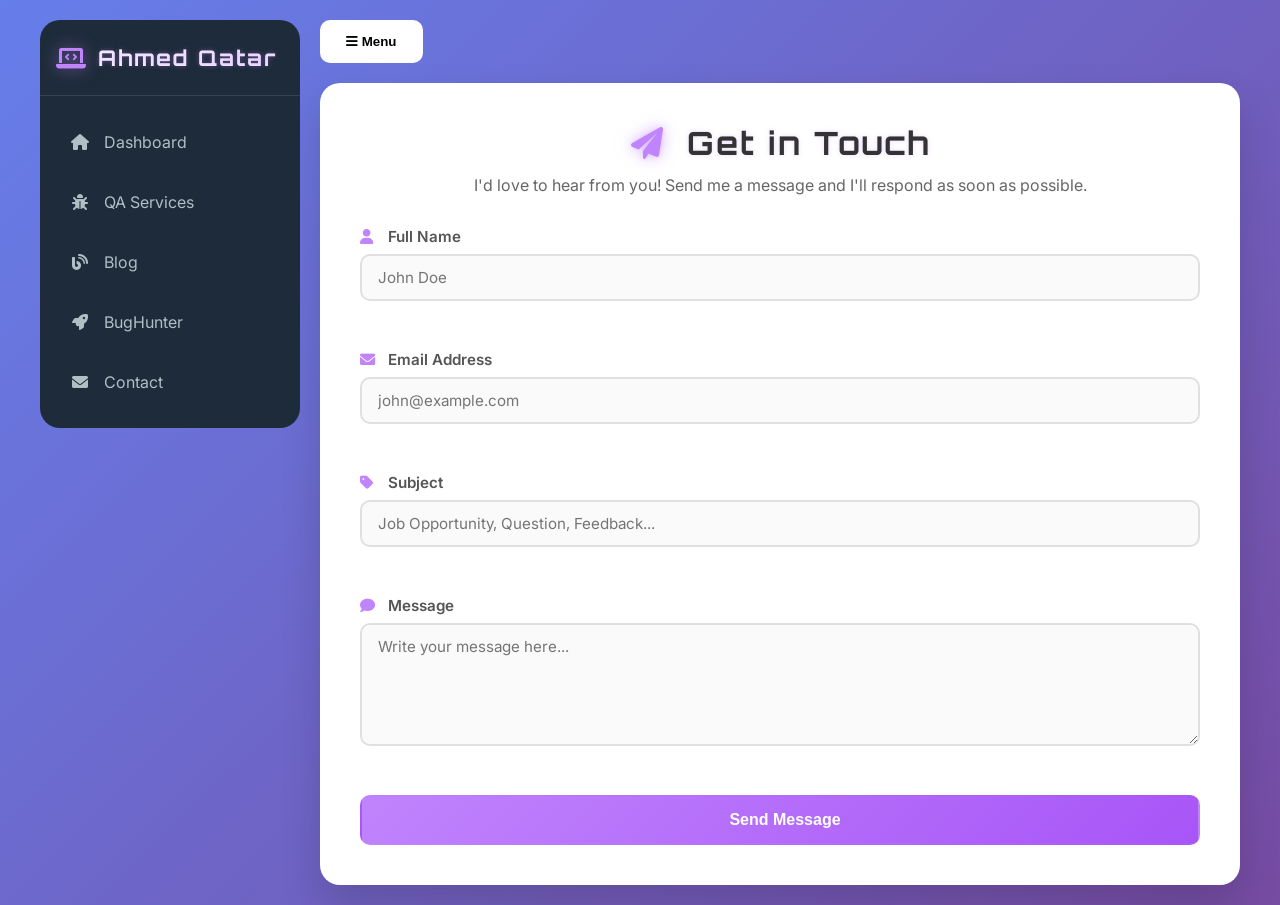
<file: contact.html>
<!DOCTYPE html>
<html lang="en">
<head>
    <meta charset="UTF-8">
    <meta name="viewport" content="width=device-width, initial-scale=1.0">
    <title>Contact Me - Task 2</title>
    <!-- Font Awesome -->
    <link rel="stylesheet" href="https://cdnjs.cloudflare.com/ajax/libs/font-awesome/6.0.0-beta3/css/all.min.css">
    <!-- Google Fonts -->
    <link href="https://fonts.googleapis.com/css2?family=Inter:wght@400;500;600;700&family=Orbitron:wght@700&display=swap" rel="stylesheet">
    <!-- Your existing CSS -->
    <link rel="stylesheet" href="style.css">
    <!-- FIXED CONTACT PAGE STYLES -->
    <style>
        /* Override body for contact page */
        body {
            background: linear-gradient(135deg, #667eea 0%, #764ba2 100%);
            display: flex;
            align-items: center;
            justify-content: center;
            padding: 20px;
            margin: 0;
            min-height: 100vh;
        }

        .app {
            display: flex;
            width: 100%;
            max-width: 1200px;
            margin: 0 auto;
            gap: 20px;
        }

        /* Sidebar stays at fixed width */
        .sidebar {
            width: 260px;
            flex-shrink: 0;
            background: #1e2b3a;
            border-radius: 20px;
            height: fit-content;
            position: sticky;
            top: 20px;
        }

        /* Main content area */
        .main {
            flex: 1;
            background: transparent;
            box-shadow: none;
            display: flex;
            flex-direction: column;
        }

        .toggle-btn {
            background: white;
            border-radius: 10px;
            margin-bottom: 20px;
            border: 2px solid white;
            width: fit-content;
            padding: 12px 24px;
            font-weight: 600;
        }

        /* WHITE CARD - FIXED SPACING */
        .content {
            background: white;
            border-radius: 20px;
            box-shadow: 0 20px 40px rgba(0,0,0,0.15);
            padding: 40px;
            width: 100%;
            box-sizing: border-box;
        }

        /* FORM HEADER */
        .form-header {
            text-align: center;
            margin-bottom: 30px;
        }

        .form-header h1 {
            font-family: 'Orbitron', sans-serif;
            letter-spacing: 2px;
            text-shadow: 0 0 5px rgba(192, 132, 252, 0.3);
            color: #333;
            font-size: 2rem;
            margin-bottom: 10px;
        }

        .form-header h1 i {
            color: #c084fc;
            filter: drop-shadow(0 0 8px rgba(192, 132, 252, 0.6));
            margin-right: 10px;
        }

        .form-header p {
            color: #666;
            font-size: 1rem;
            line-height: 1.5;
            margin: 0;
        }

        /* FIXED FORM GROUPS - Each field on its own line */
        .form-group {
            margin-bottom: 25px;
            width: 100%;
            display: block;
        }

        label {
            display: block;
            margin-bottom: 8px;
            color: #555;
            font-weight: 600;
            font-size: 0.95rem;
            width: 100%;
        }

        label i {
            color: #c084fc;
            margin-right: 8px;
            width: 16px;
        }

        /* INPUT FIELDS - Full width */
        input, textarea {
            width: 100%;
            padding: 12px 16px;
            border: 2px solid #e0e0e0;
            border-radius: 10px;
            font-family: 'Inter', sans-serif;
            font-size: 0.95rem;
            transition: all 0.3s ease;
            background: #fafafa;
            box-sizing: border-box;
            display: block;
        }

        input:focus, textarea:focus {
            outline: none;
            border-color: #c084fc;
            box-shadow: 0 0 0 4px rgba(192, 132, 252, 0.1);
            background: white;
        }

        textarea {
            resize: vertical;
            min-height: 120px;
            width: 100%;
            box-sizing: border-box;
        }

        /* ERROR MESSAGES */
        .error-message {
            display: block;
            margin-top: 6px;
            color: #ff4444;
            font-size: 0.8rem;
            font-weight: 500;
            min-height: 18px;
            width: 100%;
        }

        input.error, textarea.error {
            border-color: #ff4444;
            background: #fff8f8;
        }

        /* SUBMIT BUTTON - Full width */
        .submit-btn {
            width: 100%;
            padding: 14px 28px;
            background: linear-gradient(135deg, #c084fc, #a855f7);
            color: white;
            border: none;
            border-radius: 10px;
            font-size: 1rem;
            font-weight: 600;
            cursor: pointer;
            display: flex;
            align-items: center;
            justify-content: center;
            gap: 10px;
            transition: all 0.3s ease;
            border: 2px solid transparent;
            margin-top: 10px;
            box-sizing: border-box;
        }

        .submit-btn i {
            font-size: 1.1rem;
            transition: transform 0.3s ease;
        }

        .submit-btn:hover {
            transform: translateY(-2px);
            box-shadow: 0 10px 20px rgba(192, 132, 252, 0.4);
        }

        .submit-btn:hover i {
            transform: translateX(5px);
        }

        .submit-btn.success {
            background: linear-gradient(135deg, #00b09b, #96c93d);
        }

        /* PURPLE NEON THEME */
        .logo i {
            color: #c084fc;
            filter: drop-shadow(0 0 8px rgba(192, 132, 252, 0.6));
        }

        .logo span {
            font-family: 'Orbitron', sans-serif;
            text-shadow: 0 0 5px rgba(192, 132, 252, 0.4);
        }

        /* MOBILE RESPONSIVE */
        @media screen and (max-width: 768px) {
            .app {
                flex-direction: column;
            }

            .sidebar {
                width: 100%;
                position: fixed;
                z-index: 1000;
                top: 0;
                border-radius: 0 0 20px 20px;
            }

            .main {
                margin-left: 0;
                width: 100%;
                margin-top: 100px;
            }

            .content {
                padding: 25px;
            }

            .form-header h1 {
                font-size: 1.6rem;
            }
        }

        @media screen and (max-width: 600px) {
            body {
                padding: 15px;
            }

            .content {
                padding: 20px;
            }

            .form-header h1 {
                font-size: 1.4rem;
            }

            input, textarea {
                padding: 10px 14px;
            }
        }
    </style>
</head>
<body>
    <div class="app">
        <!-- Sidebar -->
        <aside class="sidebar">
            <div class="sidebar-header">
                <div class="logo">
                    <i class="fas fa-laptop-code"></i>
                    <span>Ahmed Qatar</span>  <!-- CHANGE THIS -->
                </div>
                <button class="close-btn">
                    <i class="fas fa-times"></i>
                </button>
            </div>
<nav class="nav">
    <ul>
        <li>
            <a href="index.html" id="nav-dashboard">
                <i class="fas fa-home"></i>
                <span>Dashboard</span>
            </a>
        </li>
        <li>
            <a href="taskflow.html" id="nav-taskflow">
                <i class="fas fa-bug"></i>
                <span>QA Services</span>
            </a>
        </li>
        <li>
            <a href="blog.html" id="nav-blog">
                <i class="fas fa-blog"></i>
                <span>Blog</span>
            </a>
        </li>
        <li>
            <a href="product.html" id="nav-product">
                <i class="fas fa-rocket"></i>
                <span>BugHunter</span>
            </a>
        </li>
        <li>
            <a href="contact.html" id="nav-contact">
                <i class="fas fa-envelope"></i>
                <span>Contact</span>
            </a>
        </li>
    </ul>
</nav>
        </aside>

        <!-- Main content with Contact Form -->
        <main class="main">
            <button class="toggle-btn">
                <i class="fas fa-bars"></i>
                <span>Menu</span>
            </button>
            
            <div class="content">
                <div class="form-header">
                    <h1><i class="fas fa-paper-plane"></i> Get in Touch</h1>
                    <p>I'd love to hear from you! Send me a message and I'll respond as soon as possible.</p>
                </div>

                <form id="contactForm">
                    <!-- Full Name - FULL WIDTH -->
                    <div class="form-group">
                        <label for="name">
                            <i class="fas fa-user"></i> Full Name
                        </label>
                        <input type="text" id="name" name="name" placeholder="John Doe">
                        <small class="error-message" id="nameError"></small>
                    </div>

                    <!-- Email Address - FULL WIDTH -->
                    <div class="form-group">
                        <label for="email">
                            <i class="fas fa-envelope"></i> Email Address
                        </label>
                        <input type="email" id="email" name="email" placeholder="john@example.com">
                        <small class="error-message" id="emailError"></small>
                    </div>

                    <!-- Subject - FULL WIDTH -->
                    <div class="form-group">
                        <label for="subject">
                            <i class="fas fa-tag"></i> Subject
                        </label>
                        <input type="text" id="subject" name="subject" placeholder="Job Opportunity, Question, Feedback...">
                        <small class="error-message" id="subjectError"></small>
                    </div>

                    <!-- Message - FULL WIDTH -->
                    <div class="form-group">
                        <label for="message">
                            <i class="fas fa-comment"></i> Message
                        </label>
                        <textarea id="message" name="message" rows="5" placeholder="Write your message here..."></textarea>
                        <small class="error-message" id="messageError"></small>
                    </div>

                    <!-- Submit Button - FULL WIDTH -->
                    <button type="submit" class="submit-btn">
                        <i class="fas fa-send"></i> Send Message
                    </button>
                </form>
            </div>
        </main>
    </div>

    <!-- JavaScript -->
    <script src="script.js"></script>
    <script src="contact.js"></script>
</body>
</html>
</file>
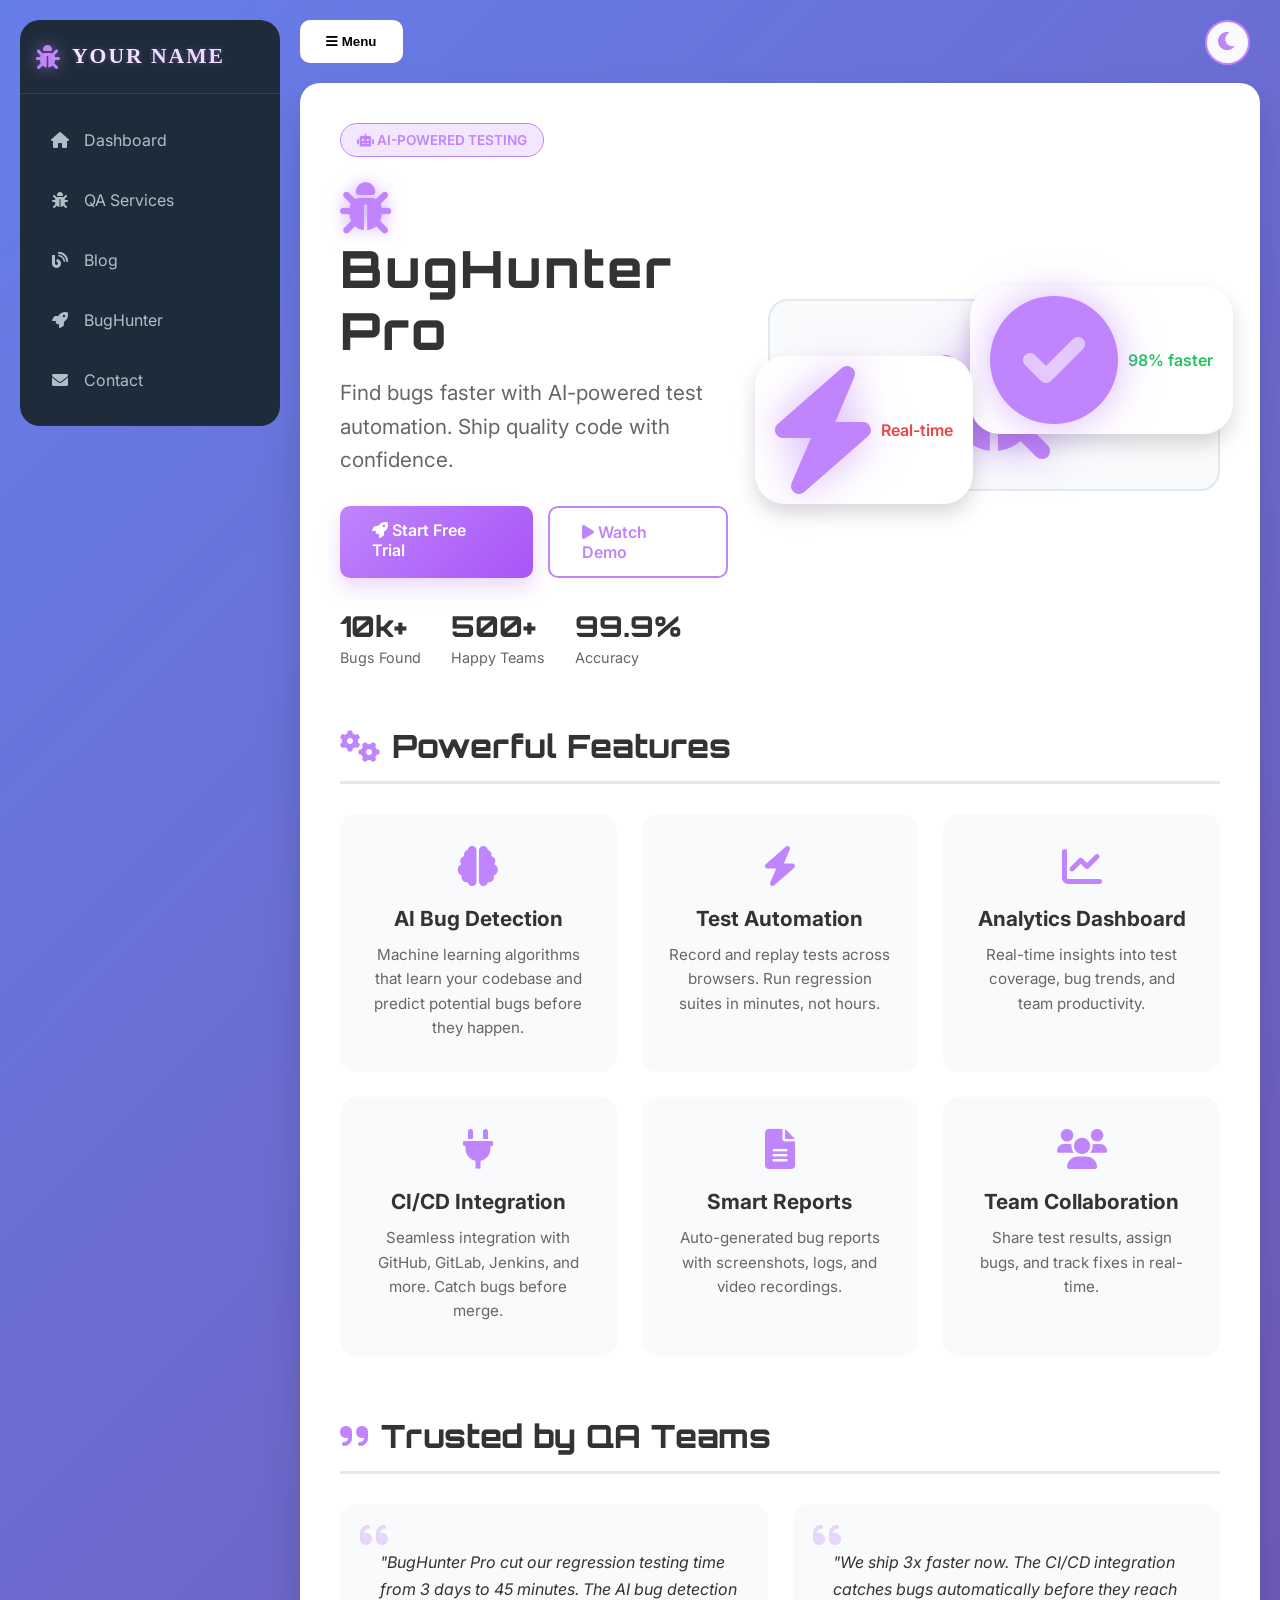
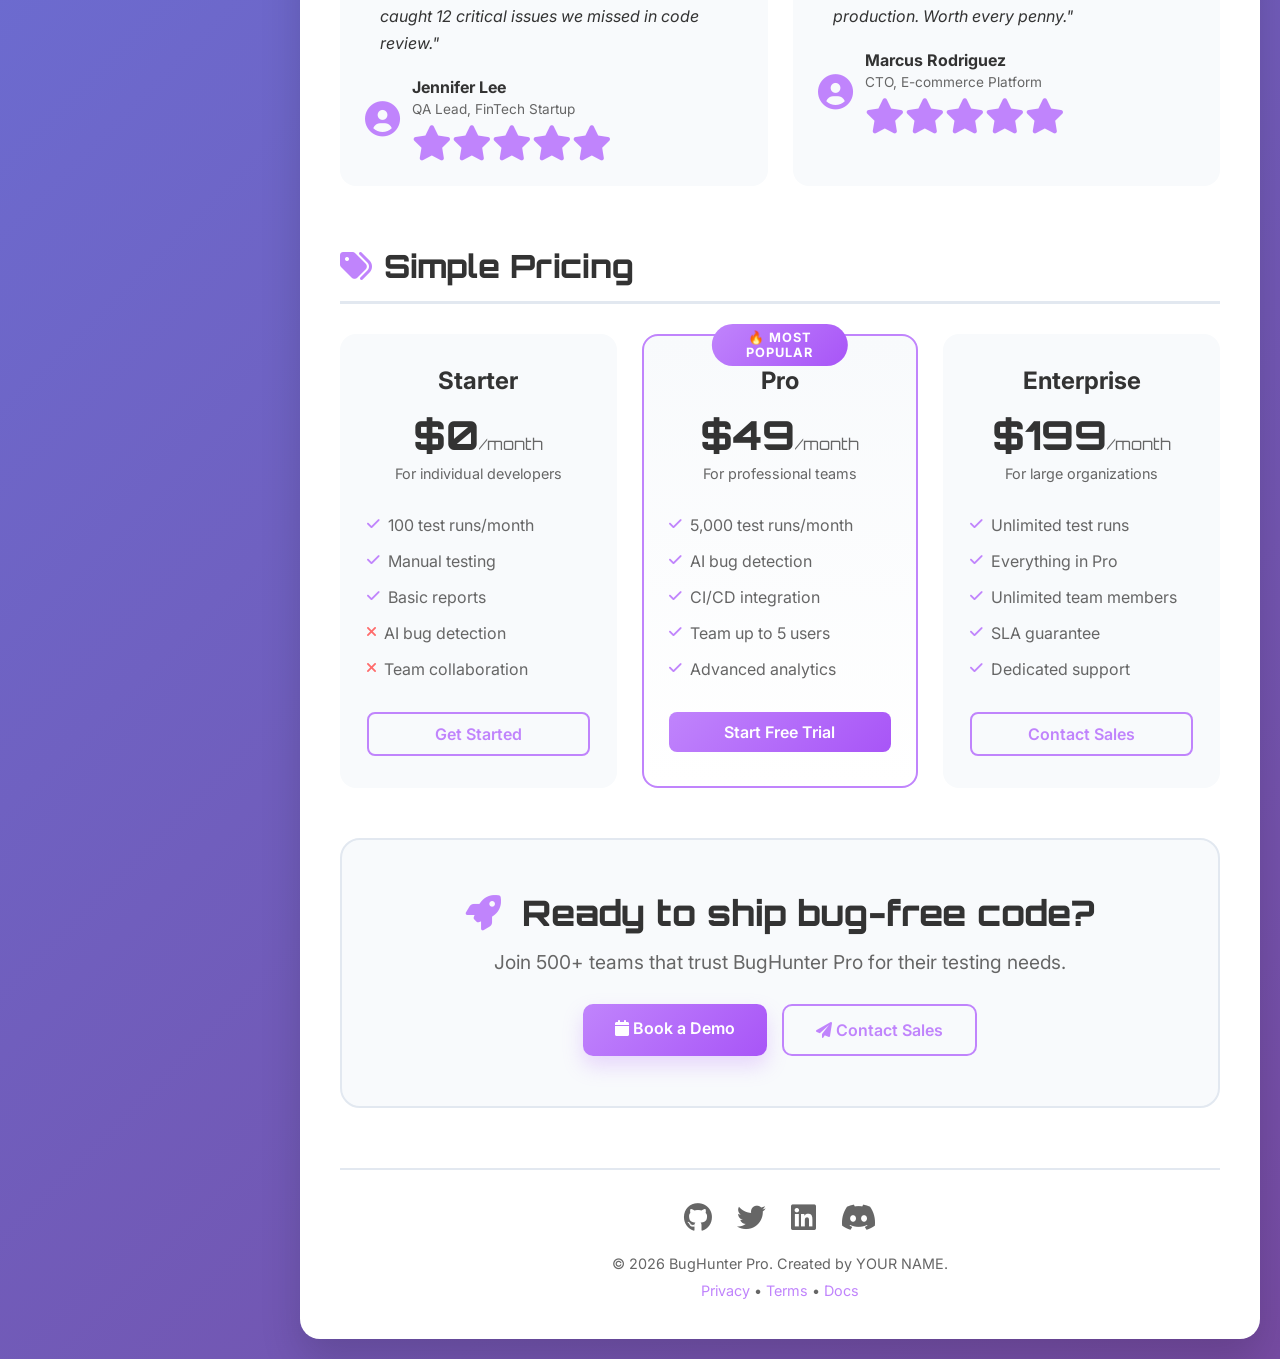
<file: product.html>
<!DOCTYPE html>
<html lang="en">
<head>
    <meta charset="UTF-8">
    <meta name="viewport" content="width=device-width, initial-scale=1.0">
    <title>BugHunter Pro - AI Testing Tool</title>
    <!-- Font Awesome -->
    <link rel="stylesheet" href="https://cdnjs.cloudflare.com/ajax/libs/font-awesome/6.0.0-beta3/css/all.min.css">
    <!-- Google Fonts -->
    <link href="https://fonts.googleapis.com/css2?family=Inter:wght@400;500;600;700;800&family=Orbitron:wght@700;800&display=swap" rel="stylesheet">
    <!-- Main Stylesheet -->
    <link rel="stylesheet" href="style.css">
    <style>
        /* ===== SAME DESIGN SYSTEM WITH DARK MODE SUPPORT ===== */
        :root {
            --bg-gradient-start: #667eea;
            --bg-gradient-end: #764ba2;
            --card-bg: white;
            --text-primary: #333;
            --text-secondary: #666;
            --card-bg-secondary: #f8fafc;
            --border-color: #e2e8f0;
            --shadow-color: rgba(0,0,0,0.15);
            --neon-color: #c084fc;
            --neon-glow: rgba(192, 132, 252, 0.6);
            --btn-gradient: linear-gradient(135deg, #c084fc, #a855f7);
        }

        .dark-mode {
            --bg-gradient-start: #1a1a2e;
            --bg-gradient-end: #16213e;
            --card-bg: #1e1e2f;
            --text-primary: #ffffff;
            --text-secondary: #b0bec5;
            --card-bg-secondary: #2a2a3a;
            --border-color: #3a3a4a;
            --shadow-color: rgba(0,0,0,0.5);
            --neon-color: #a78bfa;
            --neon-glow: rgba(167, 139, 250, 0.6);
            --btn-gradient: linear-gradient(135deg, #8b5cf6, #6d28d9);
        }

        body {
            background: linear-gradient(135deg, var(--bg-gradient-start) 0%, var(--bg-gradient-end) 100%);
            display: flex;
            align-items: center;
            justify-content: center;
            padding: 20px;
            margin: 0;
            min-height: 100vh;
            transition: background 0.3s ease;
        }

        .app {
            display: flex;
            width: 100%;
            max-width: 1400px;
            margin: 0 auto;
            gap: 20px;
        }

        .sidebar {
            width: 260px;
            flex-shrink: 0;
            background: #1e2b3a;
            border-radius: 20px;
            height: fit-content;
            position: sticky;
            top: 20px;
            transition: background 0.3s ease;
        }

        .dark-mode .sidebar {
            background: #0f172a;
        }

        .main {
            flex: 1;
            background: transparent;
            display: flex;
            flex-direction: column;
        }

        .toggle-btn {
            background: white;
            border-radius: 10px;
            margin-bottom: 20px;
            border: 2px solid white;
            width: fit-content;
            padding: 12px 24px;
            font-weight: 600;
        }

        .content-card {
            background: var(--card-bg);
            border-radius: 20px;
            box-shadow: 0 20px 40px var(--shadow-color);
            padding: 40px;
            width: 100%;
            box-sizing: border-box;
            transition: all 0.3s ease;
        }

        /* ===== THEME TOGGLE BUTTON ===== */
        .theme-toggle {
            position: absolute;
            top: 20px;
            right: 30px;
            background: var(--card-bg-secondary);
            border: 2px solid var(--neon-color);
            color: var(--neon-color);
            width: 45px;
            height: 45px;
            border-radius: 50%;
            display: flex;
            align-items: center;
            justify-content: center;
            font-size: 1.3rem;
            cursor: pointer;
            transition: all 0.3s ease;
            z-index: 100;
        }

        .theme-toggle:hover {
            transform: scale(1.1);
            box-shadow: 0 0 20px var(--neon-glow);
        }

        /* ===== HERO SECTION ===== */
        .hero {
            display: flex;
            align-items: center;
            justify-content: space-between;
            gap: 40px;
            margin-bottom: 60px;
            position: relative;
        }

        .hero-content {
            flex: 1;
        }

        .hero-badge {
            background: rgba(192, 132, 252, 0.2);
            color: var(--neon-color);
            padding: 8px 16px;
            border-radius: 30px;
            font-size: 0.85rem;
            font-weight: 600;
            display: inline-block;
            margin-bottom: 20px;
            border: 1px solid var(--neon-color);
        }

        .hero h1 {
            font-family: 'Orbitron', sans-serif;
            font-size: 3.2rem;
            font-weight: 800;
            letter-spacing: 2px;
            color: var(--text-primary);
            margin-bottom: 15px;
            line-height: 1.2;
        }

        .hero h1 i {
            color: var(--neon-color);
            filter: drop-shadow(0 0 8px var(--neon-glow));
            margin-right: 10px;
        }

        .hero-subtitle {
            font-size: 1.3rem;
            color: var(--text-secondary);
            line-height: 1.6;
            margin-bottom: 30px;
            max-width: 600px;
        }

        .hero-buttons {
            display: flex;
            gap: 15px;
            margin-bottom: 30px;
        }

        .btn {
            display: inline-block;
            padding: 14px 32px;
            background: var(--btn-gradient);
            color: white;
            border-radius: 10px;
            text-decoration: none;
            font-weight: 600;
            font-size: 1rem;
            transition: all 0.3s ease;
            border: none;
            cursor: pointer;
            box-shadow: 0 10px 20px rgba(192, 132, 252, 0.3);
        }

        .btn:hover {
            transform: translateY(-3px);
            box-shadow: 0 15px 30px rgba(192, 132, 252, 0.4);
        }

        .btn-outline {
            background: transparent;
            border: 2px solid var(--neon-color);
            color: var(--neon-color);
            box-shadow: none;
        }

        .btn-outline:hover {
            background: var(--neon-color);
            color: white;
        }

        .hero-stats {
            display: flex;
            gap: 30px;
        }

        .stat-item {
            display: flex;
            flex-direction: column;
        }

        .stat-number {
            font-size: 1.8rem;
            font-weight: 800;
            color: var(--text-primary);
            font-family: 'Orbitron', sans-serif;
        }

        .stat-label {
            color: var(--text-secondary);
            font-size: 0.9rem;
        }

        .hero-image {
            flex: 1;
            background: var(--card-bg-secondary);
            border-radius: 20px;
            padding: 30px;
            text-align: center;
            border: 2px solid var(--border-color);
            position: relative;
        }

        .hero-image i {
            font-size: 8rem;
            color: var(--neon-color);
            filter: drop-shadow(0 0 20px var(--neon-glow));
        }

        .floating-badge {
            position: absolute;
            background: var(--card-bg);
            padding: 10px 20px;
            border-radius: 30px;
            box-shadow: 0 10px 20px var(--shadow-color);
            display: flex;
            align-items: center;
            gap: 10px;
            font-weight: 600;
        }

        .badge-1 {
            top: -15px;
            right: -15px;
            color: #22c55e;
        }

        .badge-2 {
            bottom: -15px;
            left: -15px;
            color: #ef4444;
        }

        /* ===== SECTION TITLES ===== */
        .section-title {
            font-size: 2rem;
            font-weight: 800;
            color: var(--text-primary);
            margin: 60px 0 30px;
            display: flex;
            align-items: center;
            gap: 12px;
            border-bottom: 3px solid var(--border-color);
            padding-bottom: 15px;
            font-family: 'Orbitron', sans-serif;
        }

        .section-title i {
            color: var(--neon-color);
            font-size: 2rem;
        }

        /* ===== FEATURES GRID ===== */
        .features-grid {
            display: grid;
            grid-template-columns: repeat(3, 1fr);
            gap: 25px;
            margin-bottom: 20px;
        }

        .feature-card {
            background: var(--card-bg-secondary);
            border-radius: 16px;
            padding: 30px 25px;
            transition: all 0.3s ease;
            border: 2px solid transparent;
            text-align: center;
        }

        .feature-card:hover {
            border-color: var(--neon-color);
            transform: translateY(-8px);
            box-shadow: 0 15px 30px var(--shadow-color);
        }

        .feature-card i {
            font-size: 2.5rem;
            color: var(--neon-color);
            margin-bottom: 20px;
        }

        .feature-card h3 {
            font-size: 1.3rem;
            font-weight: 700;
            color: var(--text-primary);
            margin-bottom: 12px;
        }

        .feature-card p {
            color: var(--text-secondary);
            line-height: 1.6;
            font-size: 0.95rem;
        }

        /* ===== TESTIMONIALS ===== */
        .testimonials-grid {
            display: grid;
            grid-template-columns: repeat(2, 1fr);
            gap: 25px;
            margin-bottom: 20px;
        }

        .testimonial-card {
            background: var(--card-bg-secondary);
            border-radius: 16px;
            padding: 25px;
            position: relative;
        }

        .testimonial-card i.fa-quote-left {
            color: var(--neon-color);
            opacity: 0.3;
            font-size: 2rem;
            position: absolute;
            top: 15px;
            left: 20px;
        }

        .testimonial-text {
            font-size: 1rem;
            line-height: 1.7;
            color: var(--text-primary);
            margin: 20px 0 20px;
            font-style: italic;
            position: relative;
            z-index: 1;
            padding-left: 15px;
        }

        .testimonial-author {
            display: flex;
            align-items: center;
            gap: 12px;
            margin-top: 15px;
        }

        .testimonial-author i {
            font-size: 2.2rem;
            color: var(--neon-color);
        }

        .author-info h4 {
            font-weight: 700;
            color: var(--text-primary);
            margin-bottom: 4px;
        }

        .author-info p {
            color: var(--text-secondary);
            font-size: 0.85rem;
        }

        .stars {
            color: #ffc107;
            margin-top: 8px;
        }

        /* ===== PRICING ===== */
        .pricing-grid {
            display: grid;
            grid-template-columns: repeat(3, 1fr);
            gap: 25px;
            margin-bottom: 20px;
        }

        .pricing-card {
            background: var(--card-bg-secondary);
            border-radius: 16px;
            padding: 30px 25px;
            text-align: center;
            transition: all 0.3s ease;
            border: 2px solid transparent;
            position: relative;
        }

        .pricing-card:hover {
            border-color: var(--neon-color);
            transform: translateY(-8px);
        }

        .pricing-card.popular {
            border: 2px solid var(--neon-color);
            background: linear-gradient(to bottom, var(--card-bg-secondary), var(--card-bg));
        }

        .popular-badge {
            position: absolute;
            top: -12px;
            left: 50%;
            transform: translateX(-50%);
            background: var(--btn-gradient);
            color: white;
            padding: 6px 18px;
            border-radius: 30px;
            font-size: 0.8rem;
            font-weight: 700;
            letter-spacing: 1px;
        }

        .pricing-card h3 {
            font-size: 1.5rem;
            font-weight: 700;
            color: var(--text-primary);
            margin-bottom: 15px;
        }

        .price {
            font-size: 2.5rem;
            font-weight: 800;
            color: var(--text-primary);
            margin-bottom: 5px;
            font-family: 'Orbitron', sans-serif;
        }

        .price span {
            font-size: 1rem;
            font-weight: 400;
            color: var(--text-secondary);
        }

        .pricing-desc {
            color: var(--text-secondary);
            margin-bottom: 25px;
            font-size: 0.9rem;
        }

        .pricing-features {
            list-style: none;
            padding: 0;
            margin: 0 0 25px;
            text-align: left;
        }

        .pricing-features li {
            padding: 8px 0;
            color: var(--text-secondary);
            display: flex;
            align-items: center;
            gap: 8px;
        }

        .pricing-features li i {
            color: var(--neon-color);
            font-size: 0.9rem;
        }

        .pricing-features li i.fa-times {
            color: #ff6b6b;
        }

        .pricing-btn {
            display: inline-block;
            padding: 10px 24px;
            background: transparent;
            border: 2px solid var(--neon-color);
            color: var(--neon-color);
            border-radius: 8px;
            text-decoration: none;
            font-weight: 600;
            transition: all 0.3s ease;
            width: 100%;
            box-sizing: border-box;
        }

        .pricing-btn:hover {
            background: var(--neon-color);
            color: white;
        }

        .popular .pricing-btn {
            background: var(--btn-gradient);
            color: white;
            border: none;
        }

        /* ===== CTA SECTION ===== */
        .cta-section {
            background: var(--card-bg-secondary);
            border-radius: 20px;
            padding: 50px;
            text-align: center;
            margin: 50px 0;
            border: 2px solid var(--border-color);
        }

        .cta-section h2 {
            font-size: 2.2rem;
            font-weight: 800;
            color: var(--text-primary);
            margin-bottom: 15px;
            font-family: 'Orbitron', sans-serif;
        }

        .cta-section h2 i {
            color: var(--neon-color);
            margin-right: 10px;
        }

        .cta-section p {
            color: var(--text-secondary);
            font-size: 1.2rem;
            margin-bottom: 30px;
        }

        .cta-buttons {
            display: flex;
            gap: 15px;
            justify-content: center;
        }

        /* ===== FOOTER ===== */
        .footer {
            margin-top: 60px;
            padding-top: 30px;
            border-top: 2px solid var(--border-color);
            text-align: center;
        }

        .social-links {
            display: flex;
            justify-content: center;
            gap: 25px;
            margin-bottom: 20px;
        }

        .social-links a {
            color: var(--text-secondary);
            font-size: 1.8rem;
            transition: all 0.3s ease;
        }

        .social-links a:hover {
            color: var(--neon-color);
            transform: translateY(-5px);
        }

        .footer p {
            color: var(--text-secondary);
            font-size: 0.9rem;
        }

        /* ===== MOBILE RESPONSIVE ===== */
        @media screen and (max-width: 768px) {
            .app {
                flex-direction: column;
            }

            .sidebar {
                width: 100%;
                position: fixed;
                z-index: 1000;
                top: 0;
                border-radius: 0 0 20px 20px;
            }

            .main {
                margin-left: 0;
                width: 100%;
                margin-top: 100px;
            }

            .hero {
                flex-direction: column;
            }

            .features-grid, .testimonials-grid, .pricing-grid {
                grid-template-columns: 1fr;
            }

            .hero-buttons {
                flex-direction: column;
            }

            .cta-buttons {
                flex-direction: column;
            }

            .content-card {
                padding: 25px;
            }

            .hero h1 {
                font-size: 2.2rem;
            }

            .theme-toggle {
                top: 10px;
                right: 20px;
            }
        }
    </style>
</head>
<body>
    <div class="app">
        <!-- ===== SIDEBAR ===== -->
        <aside class="sidebar">
            <div class="sidebar-header">
                <div class="logo">
                    <i class="fas fa-bug"></i>
                    <span>YOUR NAME</span>
                </div>
                <button class="close-btn">
                    <i class="fas fa-times"></i>
                </button>
            </div>
<nav class="nav">
    <ul>
        <li>
            <a href="index.html" id="nav-dashboard">
                <i class="fas fa-home"></i>
                <span>Dashboard</span>
            </a>
        </li>
        <li>
            <a href="taskflow.html" id="nav-taskflow">
                <i class="fas fa-bug"></i>
                <span>QA Services</span>
            </a>
        </li>
        <li>
            <a href="blog.html" id="nav-blog">
                <i class="fas fa-blog"></i>
                <span>Blog</span>
            </a>
        </li>
        <li>
            <a href="product.html" id="nav-product">
                <i class="fas fa-rocket"></i>
                <span>BugHunter</span>
            </a>
        </li>
        <li>
            <a href="contact.html" id="nav-contact">
                <i class="fas fa-envelope"></i>
                <span>Contact</span>
            </a>
        </li>
    </ul>
</nav>
        </aside>

        <!-- ===== MAIN CONTENT ===== -->
        <main class="main">
            <button class="toggle-btn">
                <i class="fas fa-bars"></i>
                <span>Menu</span>
            </button>
            
            <div class="content-card">
                <!-- ===== THEME TOGGLE BUTTON ===== -->
                <div class="theme-toggle" onclick="document.body.classList.toggle('dark-mode')">
                    <i class="fas fa-moon"></i>
                </div>

                <!-- ===== HERO SECTION ===== -->
                <div class="hero">
                    <div class="hero-content">
                        <span class="hero-badge">
                            <i class="fas fa-robot"></i> AI-POWERED TESTING
                        </span>
                        <h1>
                            <i class="fas fa-bug"></i> BugHunter Pro
                        </h1>
                        <p class="hero-subtitle">
                            Find bugs faster with AI-powered test automation. Ship quality code with confidence.
                        </p>
                        <div class="hero-buttons">
                            <a href="#" class="btn"><i class="fas fa-rocket"></i> Start Free Trial</a>
                            <a href="#" class="btn btn-outline"><i class="fas fa-play"></i> Watch Demo</a>
                        </div>
                        <div class="hero-stats">
                            <div class="stat-item">
                                <span class="stat-number">10k+</span>
                                <span class="stat-label">Bugs Found</span>
                            </div>
                            <div class="stat-item">
                                <span class="stat-number">500+</span>
                                <span class="stat-label">Happy Teams</span>
                            </div>
                            <div class="stat-item">
                                <span class="stat-number">99.9%</span>
                                <span class="stat-label">Accuracy</span>
                            </div>
                        </div>
                    </div>
                    <div class="hero-image">
                        <i class="fas fa-bug"></i>
                        <div class="floating-badge badge-1">
                            <i class="fas fa-check-circle"></i> 98% faster
                        </div>
                        <div class="floating-badge badge-2">
                            <i class="fas fa-bolt"></i> Real-time
                        </div>
                    </div>
                </div>

                <!-- ===== FEATURES SECTION ===== -->
                <div class="section-title">
                    <i class="fas fa-cogs"></i>
                    <span>Powerful Features</span>
                </div>

                <div class="features-grid">
                    <div class="feature-card">
                        <i class="fas fa-brain"></i>
                        <h3>AI Bug Detection</h3>
                        <p>Machine learning algorithms that learn your codebase and predict potential bugs before they happen.</p>
                    </div>
                    <div class="feature-card">
                        <i class="fas fa-bolt"></i>
                        <h3>Test Automation</h3>
                        <p>Record and replay tests across browsers. Run regression suites in minutes, not hours.</p>
                    </div>
                    <div class="feature-card">
                        <i class="fas fa-chart-line"></i>
                        <h3>Analytics Dashboard</h3>
                        <p>Real-time insights into test coverage, bug trends, and team productivity.</p>
                    </div>
                    <div class="feature-card">
                        <i class="fas fa-plug"></i>
                        <h3>CI/CD Integration</h3>
                        <p>Seamless integration with GitHub, GitLab, Jenkins, and more. Catch bugs before merge.</p>
                    </div>
                    <div class="feature-card">
                        <i class="fas fa-file-alt"></i>
                        <h3>Smart Reports</h3>
                        <p>Auto-generated bug reports with screenshots, logs, and video recordings.</p>
                    </div>
                    <div class="feature-card">
                        <i class="fas fa-users"></i>
                        <h3>Team Collaboration</h3>
                        <p>Share test results, assign bugs, and track fixes in real-time.</p>
                    </div>
                </div>

                <!-- ===== TESTIMONIALS SECTION ===== -->
                <div class="section-title">
                    <i class="fas fa-quote-right"></i>
                    <span>Trusted by QA Teams</span>
                </div>

                <div class="testimonials-grid">
                    <div class="testimonial-card">
                        <i class="fas fa-quote-left"></i>
                        <div class="testimonial-text">
                            "BugHunter Pro cut our regression testing time from 3 days to 45 minutes. The AI bug detection caught 12 critical issues we missed in code review."
                        </div>
                        <div class="testimonial-author">
                            <i class="fas fa-user-circle"></i>
                            <div class="author-info">
                                <h4>Jennifer Lee</h4>
                                <p>QA Lead, FinTech Startup</p>
                                <div class="stars">
                                    <i class="fas fa-star"></i><i class="fas fa-star"></i><i class="fas fa-star"></i><i class="fas fa-star"></i><i class="fas fa-star"></i>
                                </div>
                            </div>
                        </div>
                    </div>
                    <div class="testimonial-card">
                        <i class="fas fa-quote-left"></i>
                        <div class="testimonial-text">
                            "We ship 3x faster now. The CI/CD integration catches bugs automatically before they reach production. Worth every penny."
                        </div>
                        <div class="testimonial-author">
                            <i class="fas fa-user-circle"></i>
                            <div class="author-info">
                                <h4>Marcus Rodriguez</h4>
                                <p>CTO, E-commerce Platform</p>
                                <div class="stars">
                                    <i class="fas fa-star"></i><i class="fas fa-star"></i><i class="fas fa-star"></i><i class="fas fa-star"></i><i class="fas fa-star"></i>
                                </div>
                            </div>
                        </div>
                    </div>
                </div>

                <!-- ===== PRICING SECTION ===== -->
                <div class="section-title">
                    <i class="fas fa-tags"></i>
                    <span>Simple Pricing</span>
                </div>

                <div class="pricing-grid">
                    <!-- Free Plan -->
                    <div class="pricing-card">
                        <h3>Starter</h3>
                        <div class="price">$0<span>/month</span></div>
                        <div class="pricing-desc">For individual developers</div>
                        <ul class="pricing-features">
                            <li><i class="fas fa-check"></i> 100 test runs/month</li>
                            <li><i class="fas fa-check"></i> Manual testing</li>
                            <li><i class="fas fa-check"></i> Basic reports</li>
                            <li><i class="fas fa-times"></i> AI bug detection</li>
                            <li><i class="fas fa-times"></i> Team collaboration</li>
                        </ul>
                        <a href="#" class="pricing-btn">Get Started</a>
                    </div>

                    <!-- Pro Plan -->
                    <div class="pricing-card popular">
                        <div class="popular-badge">🔥 MOST POPULAR</div>
                        <h3>Pro</h3>
                        <div class="price">$49<span>/month</span></div>
                        <div class="pricing-desc">For professional teams</div>
                        <ul class="pricing-features">
                            <li><i class="fas fa-check"></i> 5,000 test runs/month</li>
                            <li><i class="fas fa-check"></i> AI bug detection</li>
                            <li><i class="fas fa-check"></i> CI/CD integration</li>
                            <li><i class="fas fa-check"></i> Team up to 5 users</li>
                            <li><i class="fas fa-check"></i> Advanced analytics</li>
                        </ul>
                        <a href="#" class="pricing-btn">Start Free Trial</a>
                    </div>

                    <!-- Enterprise Plan -->
                    <div class="pricing-card">
                        <h3>Enterprise</h3>
                        <div class="price">$199<span>/month</span></div>
                        <div class="pricing-desc">For large organizations</div>
                        <ul class="pricing-features">
                            <li><i class="fas fa-check"></i> Unlimited test runs</li>
                            <li><i class="fas fa-check"></i> Everything in Pro</li>
                            <li><i class="fas fa-check"></i> Unlimited team members</li>
                            <li><i class="fas fa-check"></i> SLA guarantee</li>
                            <li><i class="fas fa-check"></i> Dedicated support</li>
                        </ul>
                        <a href="#" class="pricing-btn">Contact Sales</a>
                    </div>
                </div>

                <!-- ===== CTA SECTION ===== -->
                <div class="cta-section">
                    <h2><i class="fas fa-rocket"></i> Ready to ship bug-free code?</h2>
                    <p>Join 500+ teams that trust BugHunter Pro for their testing needs.</p>
                    <div class="cta-buttons">
                        <a href="#" class="btn"><i class="fas fa-calendar"></i> Book a Demo</a>
                        <a href="contact.html" class="btn btn-outline"><i class="fas fa-paper-plane"></i> Contact Sales</a>
                    </div>
                </div>

                <!-- ===== FOOTER ===== -->
                <div class="footer">
                    <div class="social-links">
                        <a href="#"><i class="fab fa-github"></i></a>
                        <a href="#"><i class="fab fa-twitter"></i></a>
                        <a href="#"><i class="fab fa-linkedin"></i></a>
                        <a href="#"><i class="fab fa-discord"></i></a>
                    </div>
                    <p>© 2026 BugHunter Pro. Created by YOUR NAME.</p>
                    <p style="margin-top: 10px;">
                        <a href="#" style="color: var(--neon-color); text-decoration: none;">Privacy</a> • 
                        <a href="#" style="color: var(--neon-color); text-decoration: none;">Terms</a> • 
                        <a href="#" style="color: var(--neon-color); text-decoration: none;">Docs</a>
                    </p>
                </div>
            </div>
        </main>
    </div>

    <script src="script.js"></script>
    <script>
        // Theme toggle icon update
        const themeToggle = document.querySelector('.theme-toggle');
        
        themeToggle.addEventListener('click', function() {
            document.body.classList.toggle('dark-mode');
            
            // Change icon based on theme
            const icon = this.querySelector('i');
            if (document.body.classList.contains('dark-mode')) {
                icon.className = 'fas fa-sun';
            } else {
                icon.className = 'fas fa-moon';
            }
        });
    </script>
</body>
</html>
</file>
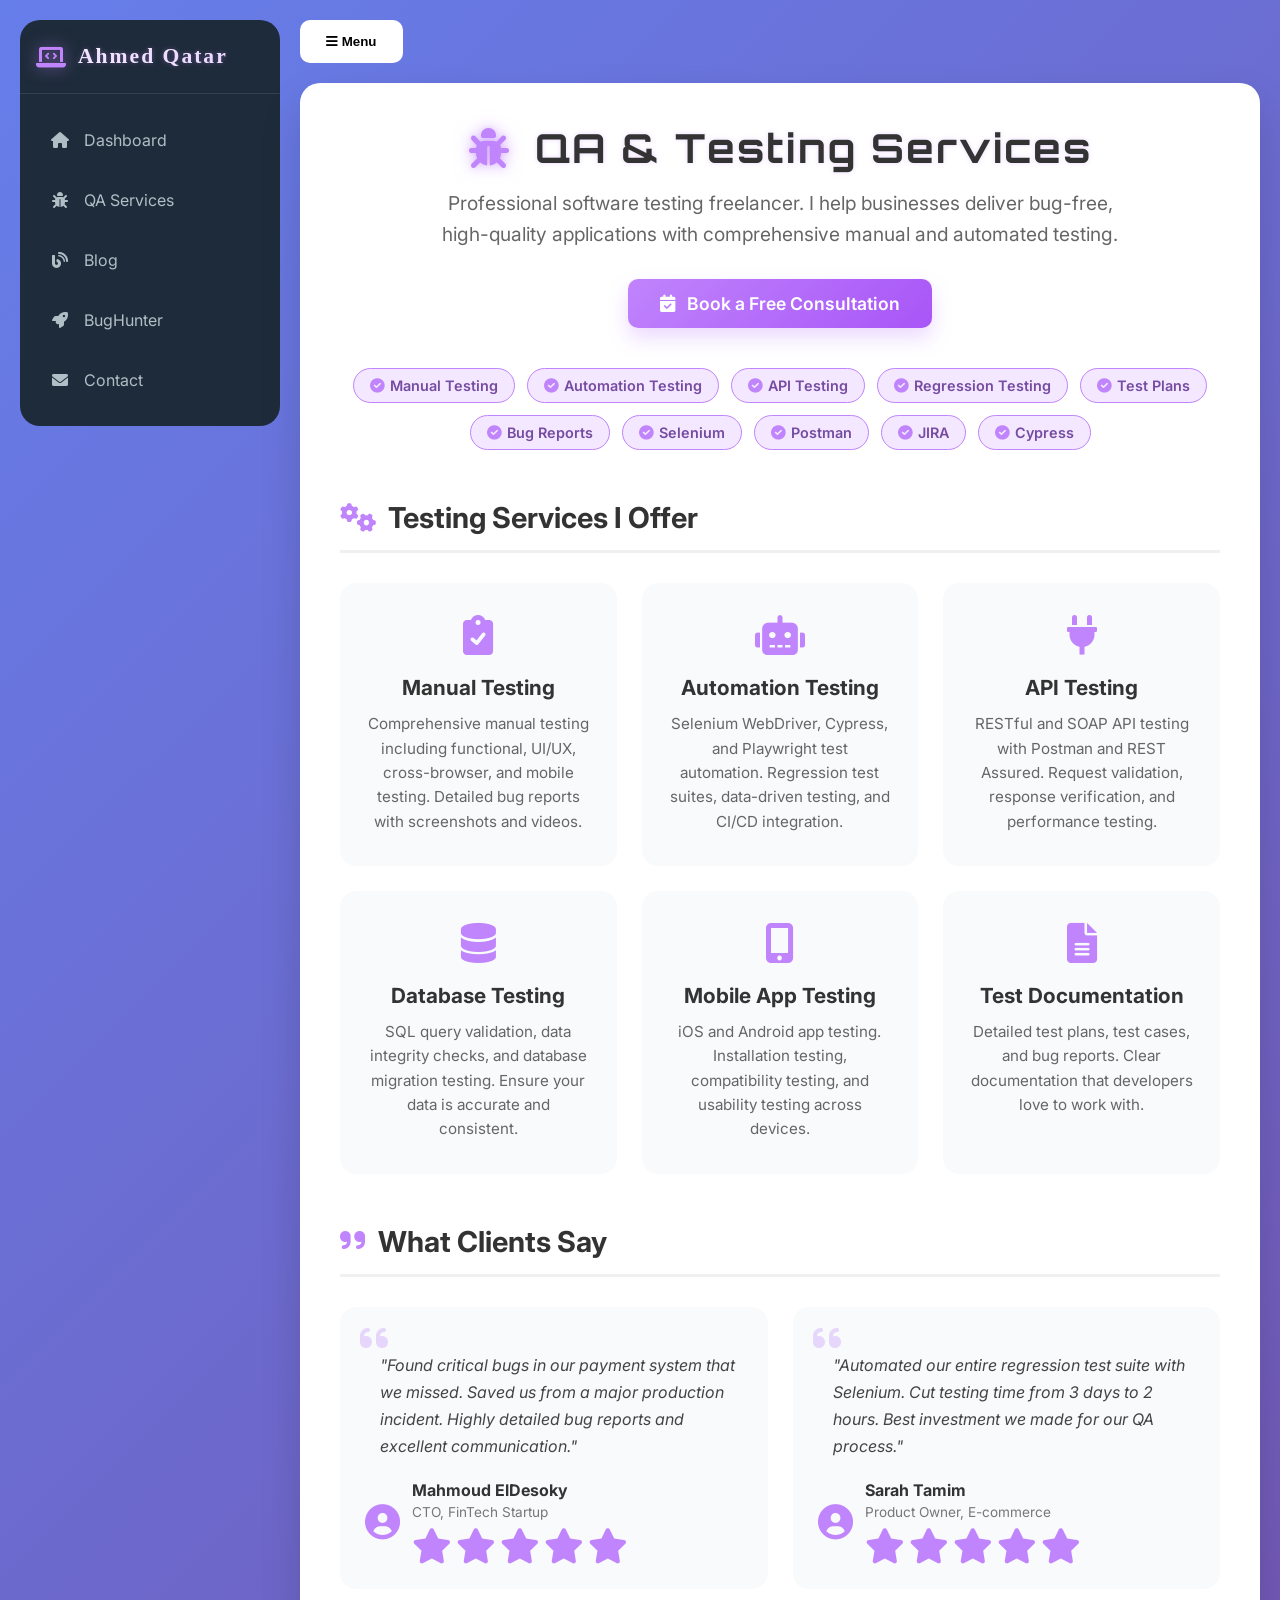
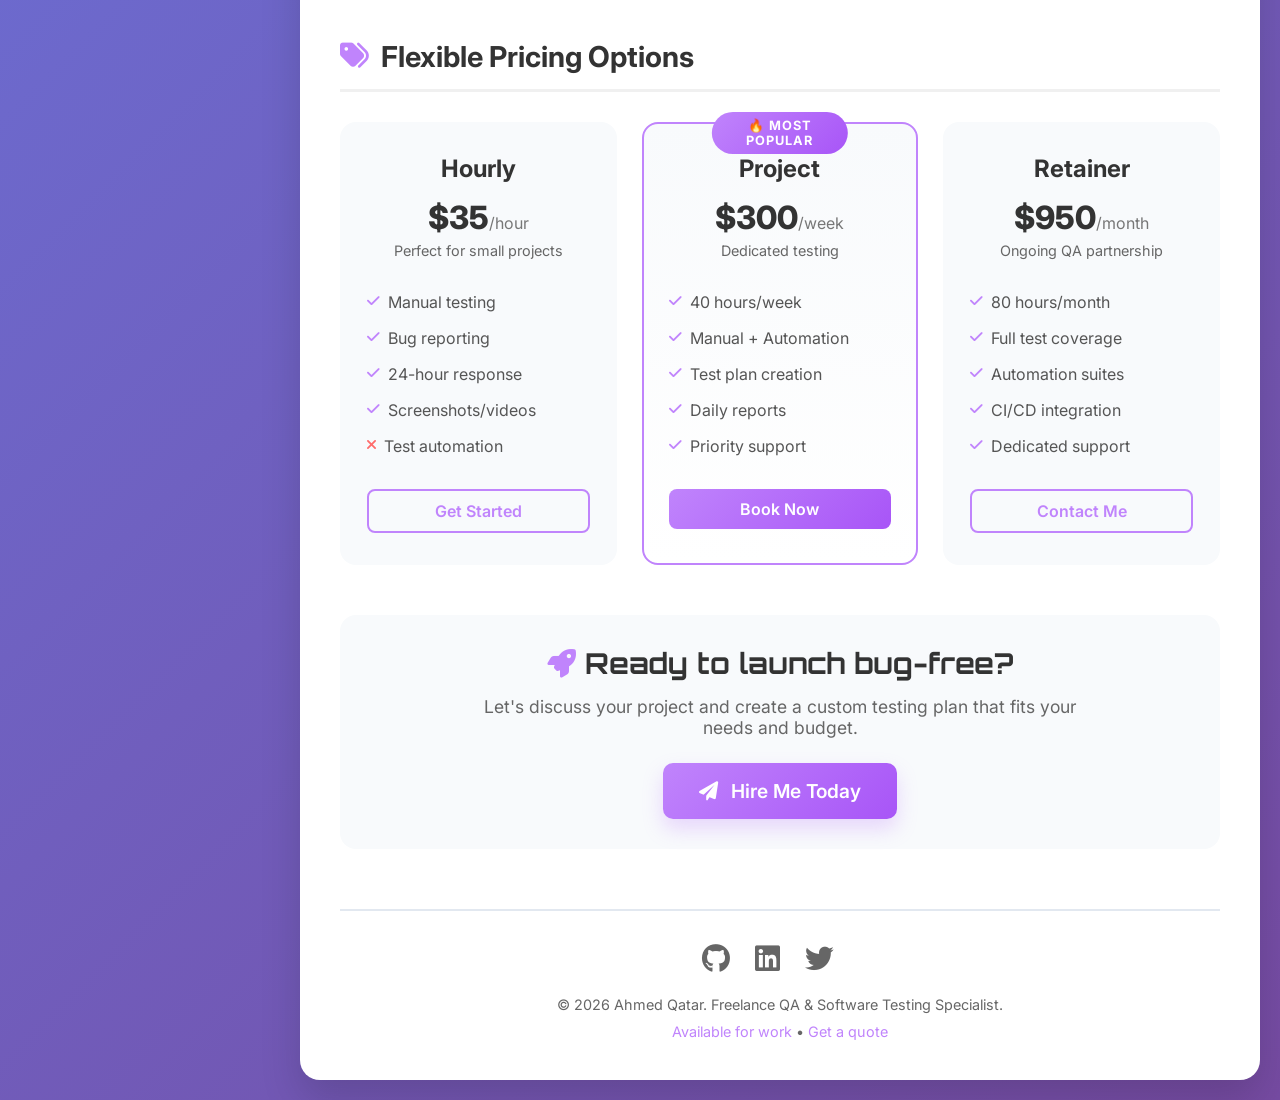
<file: taskflow.html>
<!DOCTYPE html>
<html lang="en">
<head>
    <meta charset="UTF-8">
    <meta name="viewport" content="width=device-width, initial-scale=1.0">
    <title>QA Testing Services</title>
    <!-- Font Awesome -->
    <link rel="stylesheet" href="https://cdnjs.cloudflare.com/ajax/libs/font-awesome/6.0.0-beta3/css/all.min.css">
    <!-- Google Fonts -->
    <link href="https://fonts.googleapis.com/css2?family=Inter:wght@400;500;600;700&family=Orbitron:wght@700&display=swap" rel="stylesheet">
    <!-- Main Stylesheet -->
    <link rel="stylesheet" href="style.css">
    <style>
        /* ===== SAME DESIGN SYSTEM ===== */
        body {
            background: linear-gradient(135deg, #667eea 0%, #764ba2 100%);
            display: flex;
            align-items: center;
            justify-content: center;
            padding: 20px;
            margin: 0;
            min-height: 100vh;
        }

        .app {
            display: flex;
            width: 100%;
            max-width: 1400px;
            margin: 0 auto;
            gap: 20px;
        }

        .sidebar {
            width: 260px;
            flex-shrink: 0;
            background: #1e2b3a;
            border-radius: 20px;
            height: fit-content;
            position: sticky;
            top: 20px;
        }

        .main {
            flex: 1;
            background: transparent;
            display: flex;
            flex-direction: column;
        }

        .toggle-btn {
            background: white;
            border-radius: 10px;
            margin-bottom: 20px;
            border: 2px solid white;
            width: fit-content;
            padding: 12px 24px;
            font-weight: 600;
        }

        .content-card {
            background: white;
            border-radius: 20px;
            box-shadow: 0 20px 40px rgba(0,0,0,0.15);
            padding: 40px;
            width: 100%;
            box-sizing: border-box;
        }

        .page-header {
            text-align: center;
            margin-bottom: 40px;
        }

        .page-header h1 {
            font-family: 'Orbitron', sans-serif;
            letter-spacing: 2px;
            text-shadow: 0 0 5px rgba(192, 132, 252, 0.3);
            color: #333;
            font-size: 2.5rem;
            margin-bottom: 15px;
        }

        .page-header h1 i {
            color: #c084fc;
            filter: drop-shadow(0 0 8px rgba(192, 132, 252, 0.6));
            margin-right: 10px;
        }

        .page-header p {
            color: #666;
            font-size: 1.2rem;
            line-height: 1.6;
            max-width: 700px;
            margin: 0 auto;
        }

        .hero-btn {
            text-align: center;
            margin: 30px 0 20px;
        }

        .btn {
            display: inline-block;
            padding: 14px 32px;
            background: linear-gradient(135deg, #c084fc, #a855f7);
            color: white;
            border-radius: 10px;
            text-decoration: none;
            font-weight: 600;
            font-size: 1.1rem;
            transition: all 0.3s ease;
            border: none;
            cursor: pointer;
            box-shadow: 0 10px 20px rgba(192, 132, 252, 0.3);
        }

        .btn:hover {
            transform: translateY(-3px);
            box-shadow: 0 15px 30px rgba(192, 132, 252, 0.4);
        }

        .btn i {
            margin-right: 8px;
        }

        .section-title {
            font-size: 1.8rem;
            font-weight: 700;
            color: #333;
            margin: 50px 0 30px;
            display: flex;
            align-items: center;
            gap: 12px;
            border-bottom: 3px solid #f0f0f0;
            padding-bottom: 15px;
        }

        .section-title i {
            color: #c084fc;
            font-size: 1.8rem;
        }

        /* ----- SERVICES GRID (3 COLUMNS) ----- */
        .services-grid {
            display: grid;
            grid-template-columns: repeat(3, 1fr);
            gap: 25px;
            margin-bottom: 20px;
        }

        .service-card {
            background: #f8fafc;
            border-radius: 16px;
            padding: 30px 25px;
            transition: all 0.3s ease;
            border: 2px solid transparent;
            text-align: center;
        }

        .service-card:hover {
            border-color: #c084fc;
            transform: translateY(-8px);
            box-shadow: 0 15px 30px rgba(192, 132, 252, 0.15);
        }

        .service-card i {
            font-size: 2.5rem;
            color: #c084fc;
            margin-bottom: 20px;
        }

        .service-card h3 {
            font-size: 1.3rem;
            font-weight: 700;
            color: #333;
            margin-bottom: 12px;
        }

        .service-card p {
            color: #666;
            line-height: 1.6;
            font-size: 0.95rem;
        }

        /* ----- TESTIMONIALS (2 COLUMNS) ----- */
        .testimonials-grid {
            display: grid;
            grid-template-columns: repeat(2, 1fr);
            gap: 25px;
            margin-bottom: 20px;
        }

        .testimonial-card {
            background: #f8fafc;
            border-radius: 16px;
            padding: 25px;
            position: relative;
        }

        .testimonial-card i.fa-quote-left {
            color: #c084fc;
            opacity: 0.3;
            font-size: 2rem;
            position: absolute;
            top: 15px;
            left: 20px;
        }

        .testimonial-text {
            font-size: 1rem;
            line-height: 1.7;
            color: #444;
            margin: 20px 0 20px;
            font-style: italic;
            position: relative;
            z-index: 1;
            padding-left: 15px;
        }

        .testimonial-author {
            display: flex;
            align-items: center;
            gap: 12px;
            margin-top: 15px;
        }

        .testimonial-author i {
            font-size: 2.2rem;
            color: #c084fc;
        }

        .author-info h4 {
            font-weight: 700;
            color: #333;
            margin-bottom: 4px;
        }

        .author-info p {
            color: #777;
            font-size: 0.85rem;
        }

        .stars {
            color: #ffc107;
            margin-top: 8px;
        }

        /* ----- PRICING (3 COLUMNS) ----- */
        .pricing-grid {
            display: grid;
            grid-template-columns: repeat(3, 1fr);
            gap: 25px;
            margin-bottom: 20px;
        }

        .pricing-card {
            background: #f8fafc;
            border-radius: 16px;
            padding: 30px 25px;
            text-align: center;
            transition: all 0.3s ease;
            border: 2px solid transparent;
            position: relative;
        }

        .pricing-card:hover {
            border-color: #c084fc;
            transform: translateY(-8px);
        }

        .pricing-card.popular {
            border: 2px solid #c084fc;
            background: linear-gradient(to bottom, #f8fafc, white);
        }

        .popular-badge {
            position: absolute;
            top: -12px;
            left: 50%;
            transform: translateX(-50%);
            background: linear-gradient(135deg, #c084fc, #a855f7);
            color: white;
            padding: 6px 18px;
            border-radius: 30px;
            font-size: 0.8rem;
            font-weight: 700;
            letter-spacing: 1px;
        }

        .pricing-card h3 {
            font-size: 1.5rem;
            font-weight: 700;
            color: #333;
            margin-bottom: 15px;
        }

        .price {
            font-size: 2rem;
            font-weight: 800;
            color: #333;
            margin-bottom: 5px;
        }

        .price span {
            font-size: 1rem;
            font-weight: 400;
            color: #777;
        }

        .pricing-desc {
            color: #666;
            margin-bottom: 25px;
            font-size: 0.9rem;
        }

        .pricing-features {
            list-style: none;
            padding: 0;
            margin: 0 0 25px;
            text-align: left;
        }

        .pricing-features li {
            padding: 8px 0;
            color: #555;
            display: flex;
            align-items: center;
            gap: 8px;
        }

        .pricing-features li i {
            color: #c084fc;
            font-size: 0.9rem;
        }

        .pricing-features li i.fa-times {
            color: #ff6b6b;
        }

        .pricing-btn {
            display: inline-block;
            padding: 10px 24px;
            background: transparent;
            border: 2px solid #c084fc;
            color: #c084fc;
            border-radius: 8px;
            text-decoration: none;
            font-weight: 600;
            transition: all 0.3s ease;
            width: 100%;
            box-sizing: border-box;
        }

        .pricing-btn:hover {
            background: #c084fc;
            color: white;
        }

        .popular .pricing-btn {
            background: linear-gradient(135deg, #c084fc, #a855f7);
            color: white;
            border: none;
        }

        /* ----- SKILLS BADGES ----- */
        .skills-section {
            margin: 40px 0 20px;
        }

        .skills-badges {
            display: flex;
            flex-wrap: wrap;
            gap: 12px;
            justify-content: center;
            margin-top: 20px;
        }

        .badge {
            background: #f3e8ff;
            color: #764ba2;
            padding: 8px 16px;
            border-radius: 30px;
            font-size: 0.9rem;
            font-weight: 600;
            display: inline-flex;
            align-items: center;
            gap: 6px;
            border: 1px solid #c084fc;
        }

        .badge i {
            color: #c084fc;
        }

        /* ----- FOOTER ----- */
        .footer {
            margin-top: 60px;
            padding-top: 30px;
            border-top: 2px solid #e2e8f0;
            text-align: center;
        }

        .social-links {
            display: flex;
            justify-content: center;
            gap: 25px;
            margin-bottom: 20px;
        }

        .social-links a {
            color: #666;
            font-size: 1.8rem;
            transition: all 0.3s ease;
        }

        .social-links a:hover {
            color: #c084fc;
            transform: translateY(-5px);
        }

        .footer p {
            color: #666;
            font-size: 0.9rem;
        }

        /* ----- SCROLL ANIMATION ----- */
        .fade-in {
            opacity: 0;
            transform: translateY(30px);
            animation: fadeIn 0.8s ease forwards;
        }

        @keyframes fadeIn {
            to {
                opacity: 1;
                transform: translateY(0);
            }
        }

        /* ----- MOBILE RESPONSIVE ----- */
        @media screen and (max-width: 768px) {
            .app {
                flex-direction: column;
            }

            .sidebar {
                width: 100%;
                position: fixed;
                z-index: 1000;
                top: 0;
                border-radius: 0 0 20px 20px;
            }

            .main {
                margin-left: 0;
                width: 100%;
                margin-top: 100px;
            }

            .services-grid, .testimonials-grid, .pricing-grid {
                grid-template-columns: 1fr;
            }

            .content-card {
                padding: 25px;
            }

            .page-header h1 {
                font-size: 2rem;
            }

            .page-header p {
                font-size: 1rem;
            }

            .section-title {
                font-size: 1.5rem;
            }
        }
    </style>
</head>
<body>
    <div class="app">
        <!-- ===== SIDEBAR ===== -->
        <aside class="sidebar">
            <div class="sidebar-header">
                <div class="logo">
                    <i class="fas fa-laptop-code"></i>
                    <span>Ahmed Qatar</span>  <!-- CHANGE THIS -->
                </div>
                <button class="close-btn">
                    <i class="fas fa-times"></i>
                </button>
            </div>
<nav class="nav">
    <ul>
        <li>
            <a href="index.html" id="nav-dashboard">
                <i class="fas fa-home"></i>
                <span>Dashboard</span>
            </a>
        </li>
        <li>
            <a href="taskflow.html" id="nav-taskflow">
                <i class="fas fa-bug"></i>
                <span>QA Services</span>
            </a>
        </li>
        <li>
            <a href="blog.html" id="nav-blog">
                <i class="fas fa-blog"></i>
                <span>Blog</span>
            </a>
        </li>
        <li>
            <a href="product.html" id="nav-product">
                <i class="fas fa-rocket"></i>
                <span>BugHunter</span>
            </a>
        </li>
        <li>
            <a href="contact.html" id="nav-contact">
                <i class="fas fa-envelope"></i>
                <span>Contact</span>
            </a>
        </li>
    </ul>
</nav>
        </aside>

        <!-- ===== MAIN CONTENT ===== -->
        <main class="main">
            <button class="toggle-btn">
                <i class="fas fa-bars"></i>
                <span>Menu</span>
            </button>
            
            <div class="content-card fade-in">
                <!-- ===== HERO SECTION ===== -->
                <div class="page-header">
                    <h1><i class="fas fa-bug"></i> QA & Testing Services</h1>
                    <p>Professional software testing freelancer. I help businesses deliver bug-free, high-quality applications with comprehensive manual and automated testing.</p>
                    <div class="hero-btn">
                        <a href="contact.html" class="btn"><i class="fas fa-calendar-check"></i> Book a Free Consultation</a>
                    </div>
                </div>

                <!-- ===== SKILLS BADGES ===== -->
                <div class="skills-section">
                    <div class="skills-badges">
                        <span class="badge"><i class="fas fa-check-circle"></i> Manual Testing</span>
                        <span class="badge"><i class="fas fa-check-circle"></i> Automation Testing</span>
                        <span class="badge"><i class="fas fa-check-circle"></i> API Testing</span>
                        <span class="badge"><i class="fas fa-check-circle"></i> Regression Testing</span>
                        <span class="badge"><i class="fas fa-check-circle"></i> Test Plans</span>
                        <span class="badge"><i class="fas fa-check-circle"></i> Bug Reports</span>
                        <span class="badge"><i class="fas fa-check-circle"></i> Selenium</span>
                        <span class="badge"><i class="fas fa-check-circle"></i> Postman</span>
                        <span class="badge"><i class="fas fa-check-circle"></i> JIRA</span>
                        <span class="badge"><i class="fas fa-check-circle"></i> Cypress</span>
                    </div>
                </div>

                <!-- ===== SERVICES SECTION ===== -->
                <div class="section-title">
                    <i class="fas fa-cogs"></i>
                    <span>Testing Services I Offer</span>
                </div>

                <div class="services-grid">
                    <div class="service-card">
                        <i class="fas fa-clipboard-check"></i>
                        <h3>Manual Testing</h3>
                        <p>Comprehensive manual testing including functional, UI/UX, cross-browser, and mobile testing. Detailed bug reports with screenshots and videos.</p>
                    </div>
                    <div class="service-card">
                        <i class="fas fa-robot"></i>
                        <h3>Automation Testing</h3>
                        <p>Selenium WebDriver, Cypress, and Playwright test automation. Regression test suites, data-driven testing, and CI/CD integration.</p>
                    </div>
                    <div class="service-card">
                        <i class="fas fa-plug"></i>
                        <h3>API Testing</h3>
                        <p>RESTful and SOAP API testing with Postman and REST Assured. Request validation, response verification, and performance testing.</p>
                    </div>
                    <div class="service-card">
                        <i class="fas fa-database"></i>
                        <h3>Database Testing</h3>
                        <p>SQL query validation, data integrity checks, and database migration testing. Ensure your data is accurate and consistent.</p>
                    </div>
                    <div class="service-card">
                        <i class="fas fa-mobile-alt"></i>
                        <h3>Mobile App Testing</h3>
                        <p>iOS and Android app testing. Installation testing, compatibility testing, and usability testing across devices.</p>
                    </div>
                    <div class="service-card">
                        <i class="fas fa-file-alt"></i>
                        <h3>Test Documentation</h3>
                        <p>Detailed test plans, test cases, and bug reports. Clear documentation that developers love to work with.</p>
                    </div>
                </div>

                <!-- ===== TESTIMONIALS SECTION ===== -->
                <div class="section-title">
                    <i class="fas fa-quote-right"></i>
                    <span>What Clients Say</span>
                </div>

                <div class="testimonials-grid">
                    <div class="testimonial-card">
                        <i class="fas fa-quote-left"></i>
                        <div class="testimonial-text">
                            "Found critical bugs in our payment system that we missed. Saved us from a major production incident. Highly detailed bug reports and excellent communication."
                        </div>
                        <div class="testimonial-author">
                            <i class="fas fa-user-circle"></i>
                            <div class="author-info">
                                <h4>Mahmoud ElDesoky</h4>
                                <p>CTO, FinTech Startup</p>
                                <div class="stars">
                                    <i class="fas fa-star"></i>
                                    <i class="fas fa-star"></i>
                                    <i class="fas fa-star"></i>
                                    <i class="fas fa-star"></i>
                                    <i class="fas fa-star"></i>
                                </div>
                            </div>
                        </div>
                    </div>
                    <div class="testimonial-card">
                        <i class="fas fa-quote-left"></i>
                        <div class="testimonial-text">
                            "Automated our entire regression test suite with Selenium. Cut testing time from 3 days to 2 hours. Best investment we made for our QA process."
                        </div>
                        <div class="testimonial-author">
                            <i class="fas fa-user-circle"></i>
                            <div class="author-info">
                                <h4>Sarah Tamim</h4>
                                <p>Product Owner, E-commerce</p>
                                <div class="stars">
                                    <i class="fas fa-star"></i>
                                    <i class="fas fa-star"></i>
                                    <i class="fas fa-star"></i>
                                    <i class="fas fa-star"></i>
                                    <i class="fas fa-star"></i>
                                </div>
                            </div>
                        </div>
                    </div>
                </div>

                <!-- ===== PRICING SECTION ===== -->
                <div class="section-title">
                    <i class="fas fa-tags"></i>
                    <span>Flexible Pricing Options</span>
                </div>

                <div class="pricing-grid">
                    <!-- Hourly Rate -->
                    <div class="pricing-card">
                        <h3>Hourly</h3>
                        <div class="price">$35<span>/hour</span></div>
                        <div class="pricing-desc">Perfect for small projects</div>
                        <ul class="pricing-features">
                            <li><i class="fas fa-check"></i> Manual testing</li>
                            <li><i class="fas fa-check"></i> Bug reporting</li>
                            <li><i class="fas fa-check"></i> 24-hour response</li>
                            <li><i class="fas fa-check"></i> Screenshots/videos</li>
                            <li><i class="fas fa-times"></i> Test automation</li>
                        </ul>
                        <a href="contact.html" class="pricing-btn">Get Started</a>
                    </div>

                    <!-- Project Based (Popular) -->
                    <div class="pricing-card popular">
                        <div class="popular-badge">🔥 MOST POPULAR</div>
                        <h3>Project</h3>
                        <div class="price">$300<span>/week</span></div>
                        <div class="pricing-desc">Dedicated testing</div>
                        <ul class="pricing-features">
                            <li><i class="fas fa-check"></i> 40 hours/week</li>
                            <li><i class="fas fa-check"></i> Manual + Automation</li>
                            <li><i class="fas fa-check"></i> Test plan creation</li>
                            <li><i class="fas fa-check"></i> Daily reports</li>
                            <li><i class="fas fa-check"></i> Priority support</li>
                        </ul>
                        <a href="contact.html" class="pricing-btn">Book Now</a>
                    </div>

                    <!-- Monthly Retainer -->
                    <div class="pricing-card">
                        <h3>Retainer</h3>
                        <div class="price">$950<span>/month</span></div>
                        <div class="pricing-desc">Ongoing QA partnership</div>
                        <ul class="pricing-features">
                            <li><i class="fas fa-check"></i> 80 hours/month</li>
                            <li><i class="fas fa-check"></i> Full test coverage</li>
                            <li><i class="fas fa-check"></i> Automation suites</li>
                            <li><i class="fas fa-check"></i> CI/CD integration</li>
                            <li><i class="fas fa-check"></i> Dedicated support</li>
                        </ul>
                        <a href="contact.html" class="pricing-btn">Contact Me</a>
                    </div>
                </div>

                <!-- ===== CALL TO ACTION ===== -->
                <div style="text-align: center; margin: 50px 0 20px; padding: 30px; background: #f8fafc; border-radius: 16px;">
                    <h2 style="font-size: 1.8rem; color: #333; margin-bottom: 15px; font-family: 'Orbitron', sans-serif;">
                        <i class="fas fa-rocket" style="color: #c084fc;"></i> Ready to launch bug-free?
                    </h2>
                    <p style="color: #666; font-size: 1.1rem; margin-bottom: 25px; max-width: 600px; margin-left: auto; margin-right: auto;">
                        Let's discuss your project and create a custom testing plan that fits your needs and budget.
                    </p>
                    <a href="contact.html" class="btn" style="font-size: 1.2rem; padding: 16px 36px;">
                        <i class="fas fa-paper-plane"></i> Hire Me Today
                    </a>
                </div>

                <!-- ===== FOOTER ===== -->
                <div class="footer">
                    <div class="social-links">
                        <a href="#"><i class="fab fa-github"></i></a>
                        <a href="#"><i class="fab fa-linkedin"></i></a>
                        <a href="#"><i class="fab fa-twitter"></i></a>
                        <a href="#"><i class="fab fa-upwork"></i></a>
                    </div>
                    <p>© 2026 Ahmed Qatar. Freelance QA & Software Testing Specialist.</p>
                    <p style="margin-top: 10px;">
                        <a href="#" style="color: #c084fc; text-decoration: none;">Available for work</a> • 
                        <a href="contact.html" style="color: #c084fc; text-decoration: none;">Get a quote</a>
                    </p>
                </div>
            </div>
        </main>
    </div>

    <script src="script.js"></script>
</body>
</html>
</file>
<file: style.css>
/* ===== RESET & BASE ===== */
* {
    margin: 0;
    padding: 0;
    box-sizing: border-box;
}

body {
    font-family: 'Inter', sans-serif;
    background: linear-gradient(135deg, #667eea 0%, #764ba2 100%);
    display: flex;
    align-items: center;
    justify-content: center;
    padding: 20px;
    margin: 0;
    min-height: 100vh;
}

.app {
    display: flex;
    width: 100%;
    max-width: 1400px;
    margin: 0 auto;
    gap: 20px;
}

/* ===== SIDEBAR ===== */
.sidebar {
    width: 260px;
    flex-shrink: 0;
    background: #1e2b3a;
    border-radius: 20px;
    height: fit-content;
    position: sticky;
    top: 20px;
    transition: transform 0.3s ease-in-out;
}

.sidebar.collapsed {
    transform: translateX(-100%);
}

.sidebar-header {
    display: flex;
    align-items: center;
    justify-content: space-between;
    padding: 1.5rem 1rem;
    border-bottom: 1px solid rgba(255,255,255,0.1);
}

.logo {
    display: flex;
    align-items: center;
    gap: 0.75rem;
}

.logo i {
    color: #c084fc;
    font-size: 1.5rem;
    filter: drop-shadow(0 0 8px rgba(192, 132, 252, 0.6));
    transition: all 0.3s ease;
}

.logo span {
    font-family: 'Limelight', cursive;
    font-size: 1.35rem;
    font-weight: 700;
    letter-spacing: 2px;
    background: linear-gradient(145deg, #ffffff, #f3e8ff);
    -webkit-background-clip: text;
    background-clip: text;
    color: transparent;
    text-shadow: 0 0 5px rgba(192, 132, 252, 0.4);
    transition: all 0.3s ease;
}

.logo:hover i {
    filter: drop-shadow(0 0 12px rgba(192, 132, 252, 0.9));
    transform: scale(1.05);
}

.logo:hover span {
    text-shadow: 0 0 8px rgba(192, 132, 252, 0.8);
}

.close-btn {
    background: transparent;
    border: none;
    color: #b0bec5;
    font-size: 1.2rem;
    cursor: pointer;
    display: none;
}

/* ===== NAVIGATION ===== */
.nav ul {
    list-style: none;
    padding: 1rem 0;
}

.nav li {
    padding: 0.5rem 1rem;
}

.nav a {
    display: flex;
    align-items: center;
    gap: 0.75rem;
    color: #b0bec5;
    text-decoration: none;
    padding: 0.75rem;
    border-radius: 10px;
    transition: all 0.2s ease;
}

.nav a:hover {
    background: #2a3a4b;
    color: white;
}

.nav a i {
    width: 1.5rem;
    text-align: center;
}

/* ===== MAIN CONTENT ===== */
.main {
    flex: 1;
    background: transparent;
    display: flex;
    flex-direction: column;
}

.toggle-btn {
    background: white;
    border-radius: 10px;
    margin-bottom: 20px;
    border: 2px solid white;
    width: fit-content;
    padding: 12px 24px;
    font-weight: 600;
    cursor: pointer;
    transition: all 0.3s ease;
}

.toggle-btn:hover {
    background: #f5f5f5;
}

.content-card {
    background: white;
    border-radius: 20px;
    box-shadow: 0 20px 40px rgba(0,0,0,0.15);
    padding: 40px;
    width: 100%;
    box-sizing: border-box;
}

/* ===== PROFILE SECTION ===== */
.profile-section {
    display: flex;
    align-items: center;
    gap: 30px;
    margin-bottom: 40px;
    padding-bottom: 30px;
    border-bottom: 3px solid #f0f0f0;
}

.profile-photo {
    position: relative;
    width: 170px;
    height: 200px;
    border-radius: 50%;
    background: linear-gradient(135deg, #667eea, #764ba2);
    display: flex;
    align-items: center;
    justify-content: center;
    border: 4px solid whi]te;
    box-shadow: 0 10px 30px rgba(192, 132, 252, 0.3);
}

.profile-photo img {
    width: 160px;
    height: 160px;
    border-radius: 50%;
    object-fit: contain;
    border: 3px solid white;
}

.photo-badge {
    position: absolute;
    bottom: 8px;
    right: 8px;
    background: #c084fc;
    color: white;
    border-radius: 50%;
    width: 36px;
    height: 36px;
    display: flex;
    align-items: center;
    justify-content: center;
    border: 3px solid white;
    box-shadow: 0 5px 10px rgba(0,0,0,0.1);
}

.profile-info h1 {
    font-size: 2rem;
    font-weight: 700;
    color: #333;
    margin-bottom: 8px;
    font-family: 'Orbitron', sans-serif;
}

.profile-title {
    display: flex;
    align-items: center;
    gap: 10px;
    margin-bottom: 12px;
}

.profile-title span {
    background: #f3e8ff;
    color: #764ba2;
    padding: 6px 16px;
    border-radius: 30px;
    font-weight: 600;
    font-size: 0.9rem;
}

.profile-bio {
    color: #666;
    line-height: 1.6;
    max-width: 500px;
}

/* ===== STATS GRID ===== */
.stats-grid {
    display: grid;
    grid-template-columns: repeat(4, 1fr);
    gap: 20px;
    margin-bottom: 40px;
}

.stat-card {
    background: #f8fafc;
    border-radius: 16px;
    padding: 20px;
    transition: all 0.3s ease;
    border: 1px solid #e2e8f0;
    text-align: center;
}

.stat-card:hover {
    border-color: #c084fc;
    transform: translateY(-5px);
    box-shadow: 0 15px 30px rgba(192, 132, 252, 0.1);
}

.stat-icon {
    width: 48px;
    height: 48px;
    background: #f3e8ff;
    border-radius: 12px;
    display: flex;
    align-items: center;
    justify-content: center;
    margin: 0 auto 15px;
    color: #c084fc;
    font-size: 1.5rem;
}

.stat-number {
    font-size: 1.8rem;
    font-weight: 700;
    color: #333;
    margin-bottom: 5px;
}

.stat-label {
    color: #666;
    font-size: 0.9rem;
}

/* ===== SECTION HEADERS ===== */
.section-header {
    display: flex;
    justify-content: space-between;
    align-items: center;
    margin: 40px 0 20px;
}

.section-header h2 {
    font-size: 1.5rem;
    font-weight: 700;
    color: #333;
    display: flex;
    align-items: center;
    gap: 10px;
    font-family: 'Orbitron', sans-serif;
}

.section-header h2 i {
    color: #c084fc;
}

.view-all {
    color: #c084fc;
    text-decoration: none;
    font-weight: 600;
    font-size: 0.9rem;
}

/* ===== PORTFOLIO GRID ===== */
.portfolio-grid {
    display: grid;
    grid-template-columns: repeat(2, 1fr);
    gap: 25px;
}

.portfolio-card {
    background: #f8fafc;
    border-radius: 16px;
    overflow: hidden;
    transition: all 0.3s ease;
    border: 2px solid transparent;
    display: flex;
    flex-direction: column;
}

.portfolio-card:hover {
    border-color: #c084fc;
    transform: translateY(-5px);
    box-shadow: 0 15px 30px rgba(192, 132, 252, 0.15);
}

.portfolio-image {
    height: 200px;
    background: linear-gradient(45deg, #667eea, #764ba2);
    position: relative;
    display: flex;
    align-items: center;
    justify-content: bottom;
    color: white;
    font-size: 3rem;
}

.portfolio-image img {
    width: 100%;
    height: 100%;
    object-fit: contain;
}

.portfolio-tag {
    position: absolute;
    top: 15px;
    right: 15px;
    background: rgba(255,255,255,0.2);
    backdrop-filter: blur(10px);
    padding: 6px 14px;
    border-radius: 30px;
    font-size: 0.75rem;
    font-weight: 600;
    color: white;
    border: 1px solid rgba(255,255,255,0.3);
}

.portfolio-content {
    padding: 20px;
}

.portfolio-content h3 {
    font-size: 1.2rem;
    font-weight: 700;
    color: #333;
    margin-bottom: 8px;
}

.portfolio-content p {
    color: #666;
    font-size: 0.9rem;
    line-height: 1.6;
    margin-bottom: 15px;
}

.portfolio-links {
    display: flex;
    gap: 15px;
}

.portfolio-links a {
    color: #c084fc;
    text-decoration: none;
    font-weight: 600;
    font-size: 0.85rem;
    display: flex;
    align-items: center;
    gap: 5px;
}

/* ===== SKILLS SECTION ===== */
.skills-section {
    margin-top: 40px;
}

.skills-grid {
    display: flex;
    flex-wrap: wrap;
    gap: 12px;
    margin-top: 20px;
}

.skill-badge {
    background: #f3e8ff;
    color: #764ba2;
    padding: 8px 18px;
    border-radius: 30px;
    font-size: 0.9rem;
    font-weight: 600;
    display: inline-flex;
    align-items: center;
    gap: 8px;
    border: 1px solid #c084fc;
}

.skill-badge i {
    color: #c084fc;
}

/* ===== RECENT ACTIVITY ===== */
.activity-list {
    margin-top: 20px;
}

.activity-item {
    display: flex;
    align-items: center;
    gap: 15px;
    padding: 12px 0;
    border-bottom: 1px solid #e2e8f0;
}

.activity-icon {
    width: 40px;
    height: 40px;
    background: #f3e8ff;
    border-radius: 10px;
    display: flex;
    align-items: center;
    justify-content: center;
    color: #c084fc;
}

.activity-content {
    flex: 1;
}

.activity-text {
    color: #333;
    font-weight: 500;
    margin-bottom: 4px;
}

.activity-time {
    color: #666;
    font-size: 0.8rem;
}

/* ===== TASK NOTE ===== */
.task-note {
    margin-top: 40px;
    padding: 20px;
    background: #f3e8ff;
    border-radius: 12px;
    text-align: center;
    color: #555;
    font-weight: 500;
}

.task-note i {
    color: #c084fc;
    margin-right: 8px;
}

/* ===== BLOG IMAGES (for blog.html) ===== */
.blog-image {
    height: 180px;
    background: linear-gradient(45deg, #667eea, #764ba2);
    display: flex;
    align-items: center;
    justify-content: center;
    color: white;
    font-size: 3rem;
    position: relative;
    overflow: hidden;
    padding: 0;
}

.blog-image img {
    width: 100%;
    height: 100%;
    object-fit: cover;
    transition: transform 0.3s ease;
}

.blog-card:hover .blog-image img {
    transform: scale(1.1);
}

.blog-category {
    position: absolute;
    top: 15px;
    left: 15px;
    background: rgba(0,0,0,0.6);
    backdrop-filter: blur(10px);
    padding: 6px 14px;
    border-radius: 30px;
    font-size: 0.8rem;
    font-weight: 600;
    color: white;
    z-index: 2;
}

/* ===== MOBILE RESPONSIVE ===== */
@media screen and (max-width: 768px) {
    .app {
        flex-direction: column;
    }

    .sidebar {
        width: 100%;
        position: fixed;
        z-index: 1000;
        top: 0;
        border-radius: 0 0 20px 20px;
        transform: translateX(-100%);
    }

    .sidebar:not(.collapsed) {
        transform: translateX(0);
    }

    .close-btn {
        display: block;
    }

    .main {
        margin-left: 0;
        width: 100%;
        margin-top: 100px;
    }

    .toggle-btn span {
        display: none;
    }

    .toggle-btn i {
        font-size: 1.5rem;
    }

    .profile-section {
        flex-direction: column;
        text-align: center;
    }

    .stats-grid {
        grid-template-columns: repeat(2, 1fr);
    }

    .portfolio-grid {
        grid-template-columns: 1fr;
    }

    .content-card {
        padding: 25px;
    }

    .sidebar:not(.collapsed) ~ .main {
        opacity: 0.5;
        pointer-events: none;
        transition: opacity 0.3s;
    }
}
</file>
